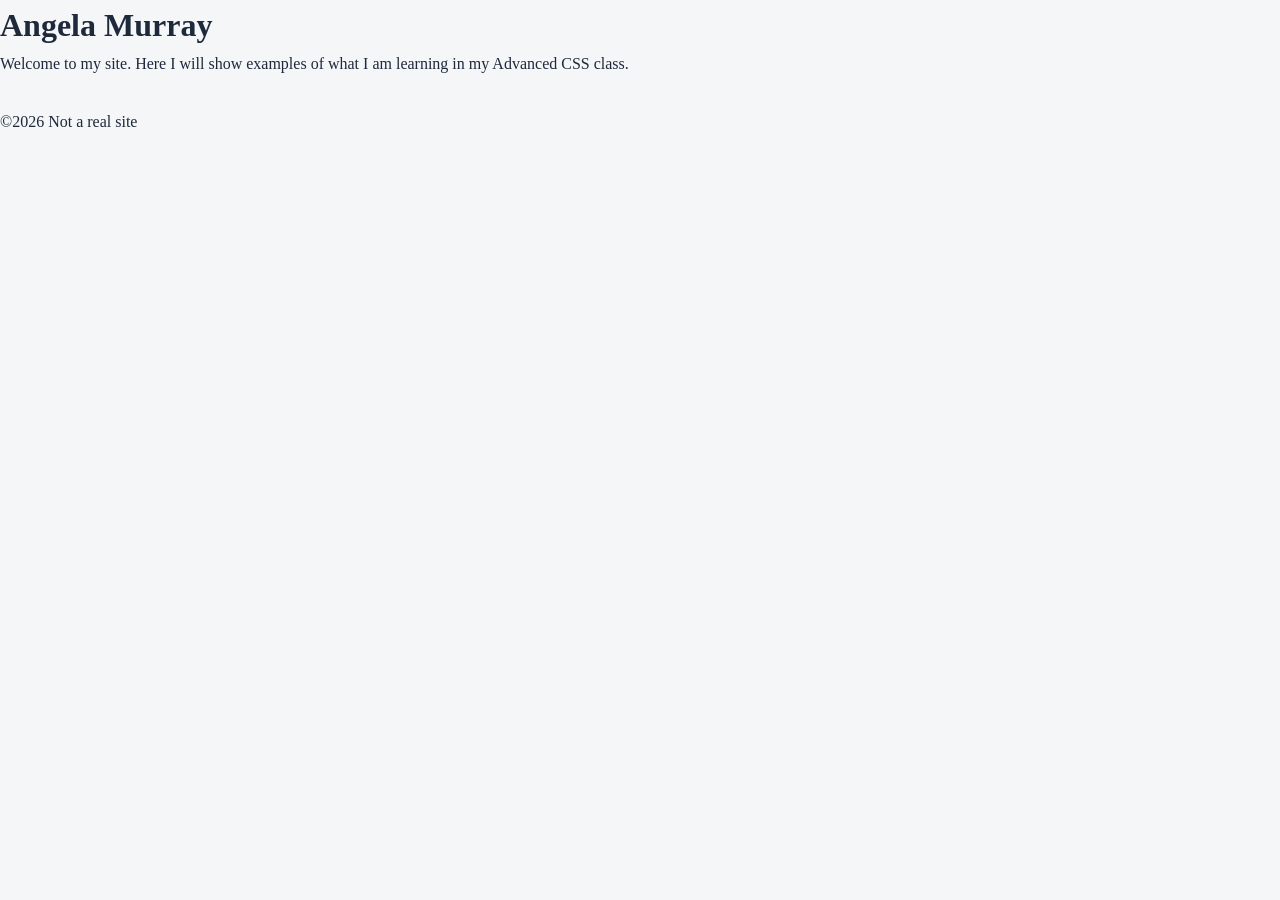
<file: Index.html>
<!DOCTYPE html>
<html lang="en">
<head>
    <meta charset="UTF-8">
    <meta name="viewport" content="width=device-width, initial-scale=1.0">
    <title>Document</title>
    <link rel="stylesheet" href="css/main.css">
</head>
<body>
    <header>
        <h1>Angela Murray</h1>
        <p>Welcome to my site. Here I will show examples of what I am learning in my Advanced CSS class.</p>
    </header>

    <footer>&copy;2026 Not a real site</footer>
</body> 

</html>
</file>
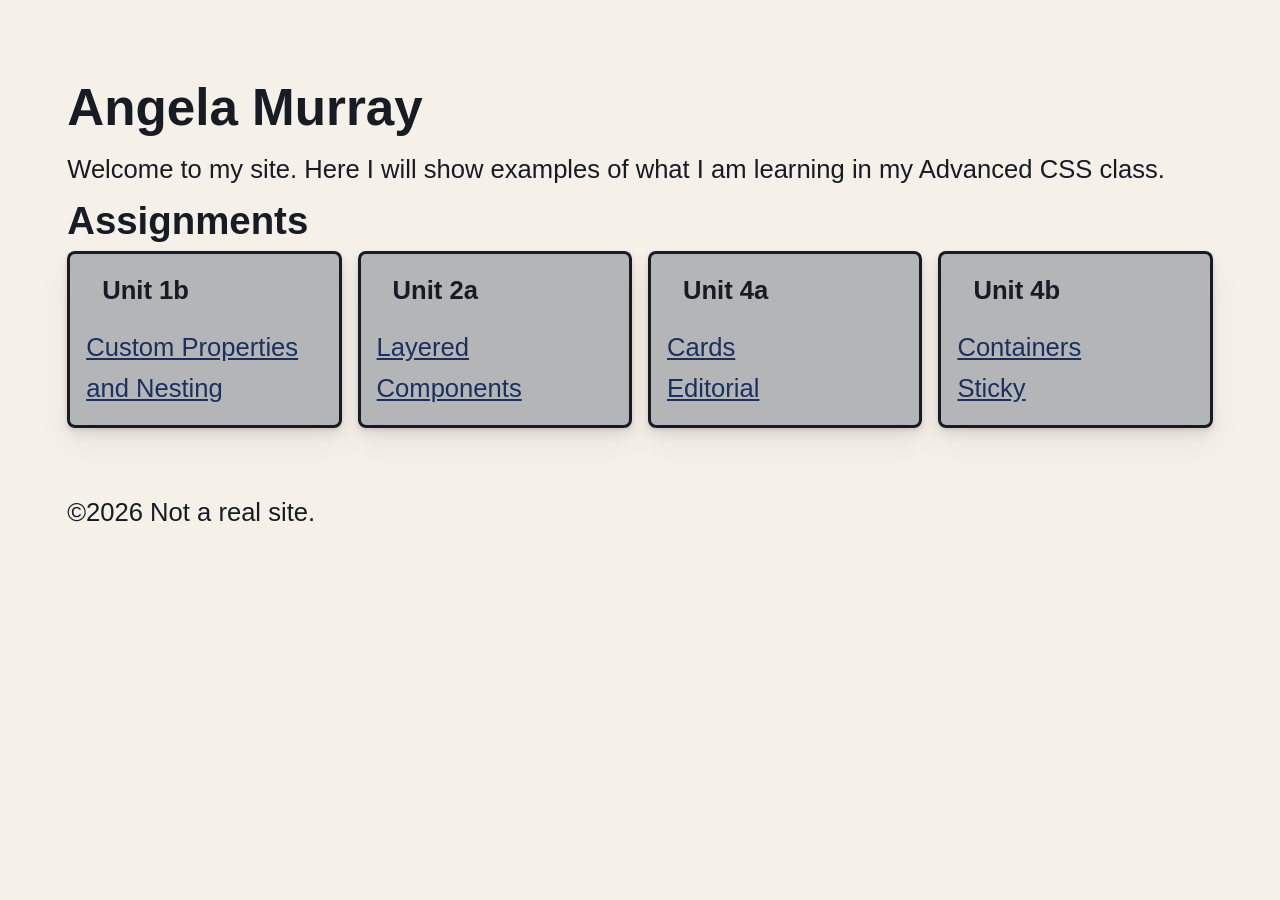
<file: index.html>
<!DOCTYPE html>
<html lang="en">
<head>
    <meta charset="UTF-8">
    <meta name="viewport" content="width=device-width, initial-scale=1.0">
    <title>Home</title>
    <link rel="stylesheet" href="css/main.css">
    <link rel="stylesheet" href="unit-1/custom-properties/styles.css">
</head>
<body>
    <header>
        <h1>Angela Murray</h1>
        <p>Welcome to my site. Here I will show examples of what I am learning in my Advanced CSS class.</p>
    </header>
    
    <main>
        <h2>Assignments</h2>
        <div class="card-grid">
        <div class="card">
            <ul>
                <h3>Unit 1b</h3>
                <li>
                    <a href="unit-1/custom-properties/index.html">
                        Custom Properties and Nesting
                    </a>
                </li>
            </ul>
        </div>
        <div class="card">
            <ul>
                <h3>Unit 2a</h3>
                <li>
                    <a href="unit-2/layered-components/index.html">
                        Layered Components
                    </a>
                </li>
            </ul>
        </div>
        <div class="card">
            <h3>Unit 4a</h3>
            <ul>
                <li>
                    <a href="unit-4/grid-layout/cards.html">Cards</a>
                </li>
                <li>
                    <a href="unit-4/grid-layout/editorial.html">Editorial</a>
                </li> 
            </ul>
        </div>
        <div class="card">
            <h3>Unit 4b</h3>
            <ul>
                <li>
                    <a href="unit-4/advanced/container-demo.html">Containers</a>
                </li>
                <li>
                    <a href="unit-4/advanced/sticky-demo.html">Sticky</a>
                </li>
                <li>
                    <a href="choose-topics/container-query-demo.html"></a>
                </li>
            </ul>
        </div>
        </div>
    </main>
    <footer>&copy;2026 Not a real site.</footer>
</body> 

</html>
</file>
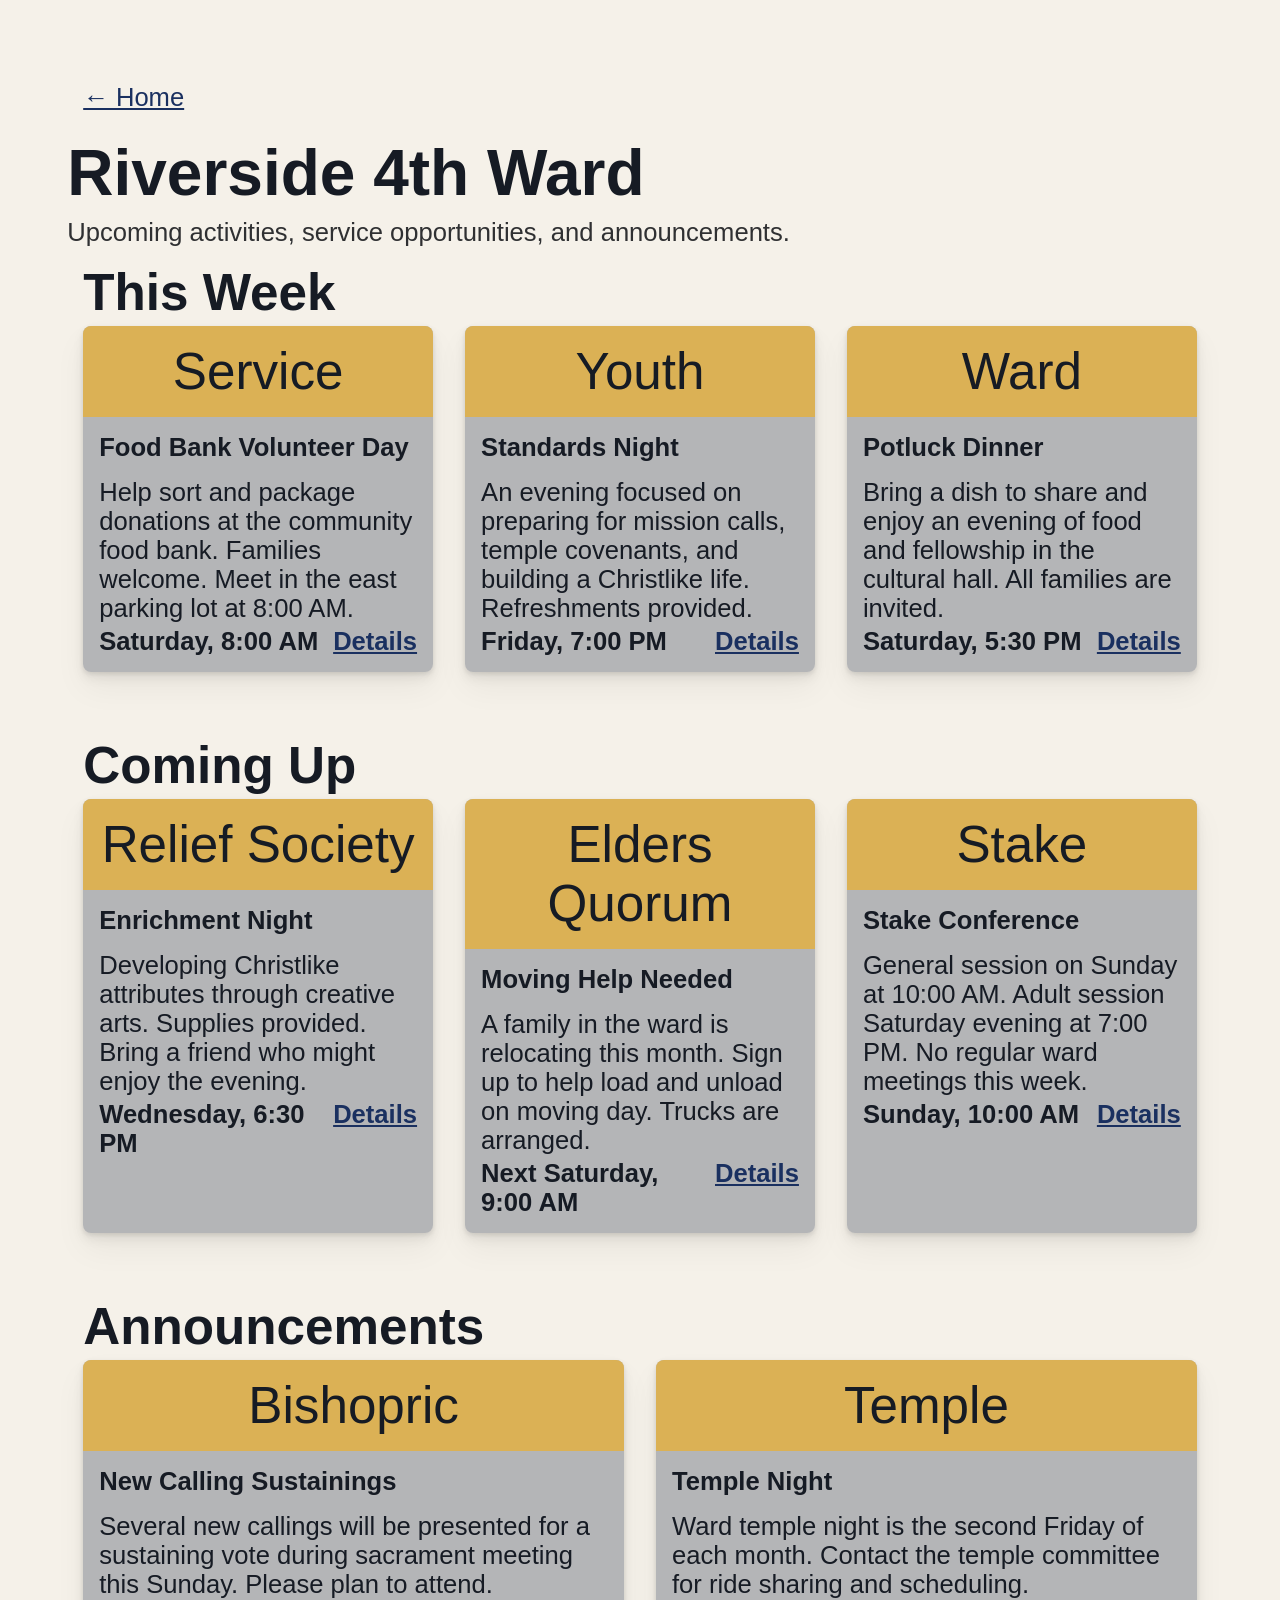
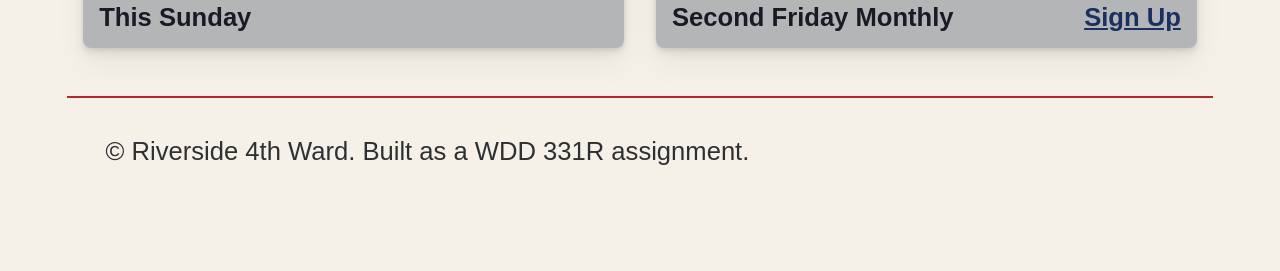
<file: unit-1/custom-properties/index.html>
<!DOCTYPE html>
<html lang="en">
<head>
    <meta charset="utf-8">
    <meta name="viewport" content="width=device-width, initial-scale=1.0">
    <title>Ward Activity Board</title>
    <link rel="stylesheet" href="styles.css">
</head>
<body>
    <nav class="site-nav">
        <a href="../../index.html">&larr; Home</a>
    </nav>

    <header class="board-header">
        <h1>Riverside 4th Ward</h1>
        <p>Upcoming activities, service opportunities, and announcements.</p>
    </header>

    <main>
        <section class="card-group">
            <h2>This Week</h2>
            <div class="cards">
                <article class="card">
                    <div class="card-tag">Service</div>
                    <h3>Food Bank Volunteer Day</h3>
                    <p>Help sort and package donations at the community food bank. Families welcome. Meet in the east parking lot at 8:00 AM.</p>
                    <div class="card-meta">
                        <span>Saturday, 8:00 AM</span>
                        <a href="#">Details</a>
                    </div>
                </article>
                <article class="card">
                    <div class="card-tag">Youth</div>
                    <h3>Standards Night</h3>
                    <p>An evening focused on preparing for mission calls, temple covenants, and building a Christlike life. Refreshments provided.</p>
                    <div class="card-meta">
                        <span>Friday, 7:00 PM</span>
                        <a href="#">Details</a>
                    </div>
                </article>
                <article class="card">
                    <div class="card-tag">Ward</div>
                    <h3>Potluck Dinner</h3>
                    <p>Bring a dish to share and enjoy an evening of food and fellowship in the cultural hall. All families are invited.</p>
                    <div class="card-meta">
                        <span>Saturday, 5:30 PM</span>
                        <a href="#">Details</a>
                    </div>
                </article>
            </div>
        </section>

        <section class="card-group">
            <h2>Coming Up</h2>
            <div class="cards">
                <article class="card">
                    <div class="card-tag">Relief Society</div>
                    <h3>Enrichment Night</h3>
                    <p>Developing Christlike attributes through creative arts. Supplies provided. Bring a friend who might enjoy the evening.</p>
                    <div class="card-meta">
                        <span>Wednesday, 6:30 PM</span>
                        <a href="#">Details</a>
                    </div>
                </article>
                <article class="card">
                    <div class="card-tag">Elders Quorum</div>
                    <h3>Moving Help Needed</h3>
                    <p>A family in the ward is relocating this month. Sign up to help load and unload on moving day. Trucks are arranged.</p>
                    <div class="card-meta">
                        <span>Next Saturday, 9:00 AM</span>
                        <a href="#">Details</a>
                    </div>
                </article>
                <article class="card">
                    <div class="card-tag">Stake</div>
                    <h3>Stake Conference</h3>
                    <p>General session on Sunday at 10:00 AM. Adult session Saturday evening at 7:00 PM. No regular ward meetings this week.</p>
                    <div class="card-meta">
                        <span>Sunday, 10:00 AM</span>
                        <a href="#">Details</a>
                    </div>
                </article>
            </div>
        </section>

        <section class="card-group">
            <h2>Announcements</h2>
            <div class="cards">
                <article class="card">
                    <div class="card-tag">Bishopric</div>
                    <h3>New Calling Sustainings</h3>
                    <p>Several new callings will be presented for a sustaining vote during sacrament meeting this Sunday. Please plan to attend.</p>
                    <div class="card-meta">
                        <span>This Sunday</span>
                    </div>
                </article>
                <article class="card">
                    <div class="card-tag">Temple</div>
                    <h3>Temple Night</h3>
                    <p>Ward temple night is the second Friday of each month. Contact the temple committee for ride sharing and scheduling.</p>
                    <div class="card-meta">
                        <span>Second Friday Monthly</span>
                        <a href="#">Sign Up</a>
                    </div>
                </article>
            </div>
        </section>
    </main>

    <footer class="board-footer">
        <p>&copy; Riverside 4th Ward. Built as a WDD 331R assignment.</p>
    </footer>
</body>
</html>
</file>
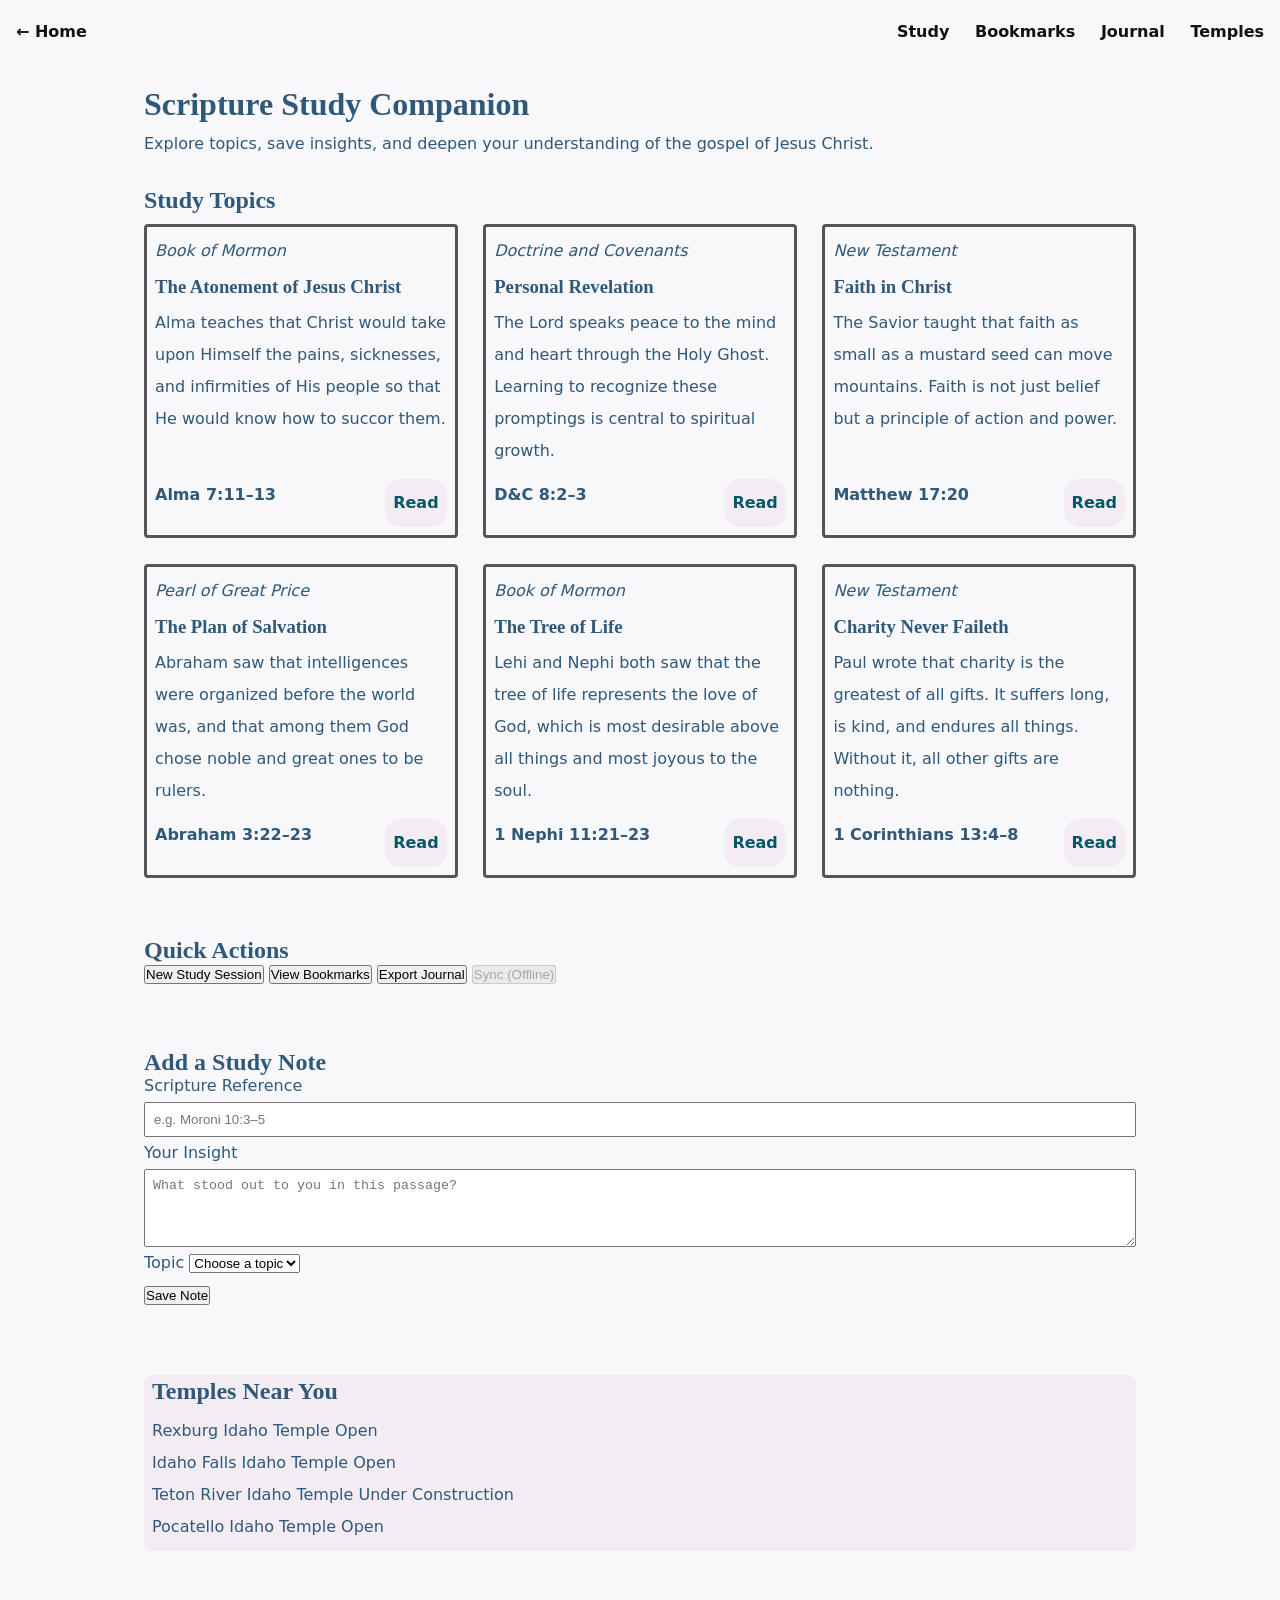
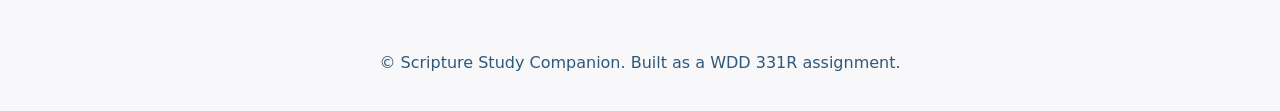
<file: unit-2/layered-components/index.html>
<!DOCTYPE html>
<html lang="en">
<head>
    <meta charset="utf-8">
    <meta name="viewport" content="width=device-width, initial-scale=1.0">
    <title>Scripture Study Companion</title>
    <link rel="stylesheet" href="css/main.css">
</head>
<body>
    <nav class="site-nav">
        <a href="../../index.html">&larr; Home</a>
        <ul>
            <li><a href="#" aria-current="page">Study</a></li>
            <li><a href="#">Bookmarks</a></li>
            <li><a href="#">Journal</a></li>
            <li><a href="#">Temples</a></li>
        </ul>
    </nav>

    <header class="page-header">
        <h1>Scripture Study Companion</h1>
        <p>Explore topics, save insights, and deepen your understanding of the gospel of Jesus Christ.</p>
    </header>

    <main>
        <section class="card-group">
            <h2>Study Topics</h2>
            <div class="cards">
                <article class="card">
                    <div class="card-tag">Book of Mormon</div>
                    <h3>The Atonement of Jesus Christ</h3>
                    <p>Alma teaches that Christ would take upon Himself the pains, sicknesses, and infirmities of His people so that He would know how to succor them.</p>
                    <div class="card-footer">
                        <span>Alma 7:11&ndash;13</span>
                        <a href="#">Read</a>
                    </div>
                </article>
                <article class="card">
                    <div class="card-tag">Doctrine and Covenants</div>
                    <h3>Personal Revelation</h3>
                    <p>The Lord speaks peace to the mind and heart through the Holy Ghost. Learning to recognize these promptings is central to spiritual growth.</p>
                    <div class="card-footer">
                        <span>D&amp;C 8:2&ndash;3</span>
                        <a href="#">Read</a>
                    </div>
                </article>
                <article class="card">
                    <div class="card-tag">New Testament</div>
                    <h3>Faith in Christ</h3>
                    <p>The Savior taught that faith as small as a mustard seed can move mountains. Faith is not just belief but a principle of action and power.</p>
                    <div class="card-footer">
                        <span>Matthew 17:20</span>
                        <a href="#">Read</a>
                    </div>
                </article>
                <article class="card">
                    <div class="card-tag">Pearl of Great Price</div>
                    <h3>The Plan of Salvation</h3>
                    <p>Abraham saw that intelligences were organized before the world was, and that among them God chose noble and great ones to be rulers.</p>
                    <div class="card-footer">
                        <span>Abraham 3:22&ndash;23</span>
                        <a href="#">Read</a>
                    </div>
                </article>
                <article class="card">
                    <div class="card-tag">Book of Mormon</div>
                    <h3>The Tree of Life</h3>
                    <p>Lehi and Nephi both saw that the tree of life represents the love of God, which is most desirable above all things and most joyous to the soul.</p>
                    <div class="card-footer">
                        <span>1 Nephi 11:21&ndash;23</span>
                        <a href="#">Read</a>
                    </div>
                </article>
                <article class="card">
                    <div class="card-tag">New Testament</div>
                    <h3>Charity Never Faileth</h3>
                    <p>Paul wrote that charity is the greatest of all gifts. It suffers long, is kind, and endures all things. Without it, all other gifts are nothing.</p>
                    <div class="card-footer">
                        <span>1 Corinthians 13:4&ndash;8</span>
                        <a href="#">Read</a>
                    </div>
                </article>
            </div>
        </section>

        <section class="actions">
            <h2>Quick Actions</h2>
            <div class="button-group">
                <button class="btn primary">New Study Session</button>
                <button class="btn secondary">View Bookmarks</button>
                <button class="btn secondary">Export Journal</button>
                <button class="btn primary" disabled>Sync (Offline)</button>
            </div>
        </section>

        <section class="study-note">
            <h2>Add a Study Note</h2>
            <form class="note-form">
                <div class="form-field">
                    <label for="reference">Scripture Reference</label>
                    <input type="text" id="reference" placeholder="e.g. Moroni 10:3&ndash;5">
                </div>
                <div class="form-field">
                    <label for="insight">Your Insight</label>
                    <textarea id="insight" rows="4" placeholder="What stood out to you in this passage?"></textarea>
                </div>
                <div class="form-field">
                    <label for="topic">Topic</label>
                    <select id="topic">
                        <option value="">Choose a topic</option>
                        <option value="faith">Faith</option>
                        <option value="repentance">Repentance</option>
                        <option value="charity">Charity</option>
                        <option value="obedience">Obedience</option>
                        <option value="prayer">Prayer</option>
                        <option value="service">Service</option>
                    </select>
                </div>
                <button type="submit" class="btn primary">Save Note</button>
            </form>
        </section>

        <section class="temple-list">
            <h2>Temples Near You</h2>
            <ul class="temples">
                <li>
                    <span class="temple-name">Rexburg Idaho Temple</span>
                    <span class="temple-status open">Open</span>
                </li>
                <li>
                    <span class="temple-name">Idaho Falls Idaho Temple</span>
                    <span class="temple-status open">Open</span>
                </li>
                <li>
                    <span class="temple-name">Teton River Idaho Temple</span>
                    <span class="temple-status construction">Under Construction</span>
                </li>
                <li>
                    <span class="temple-name">Pocatello Idaho Temple</span>
                    <span class="temple-status open">Open</span>
                </li>
            </ul>
        </section>
    </main>

    <footer class="page-footer">
        <p>&copy; Scripture Study Companion. Built as a WDD 331R assignment.</p>
    </footer>
</body>
</html>
</file>
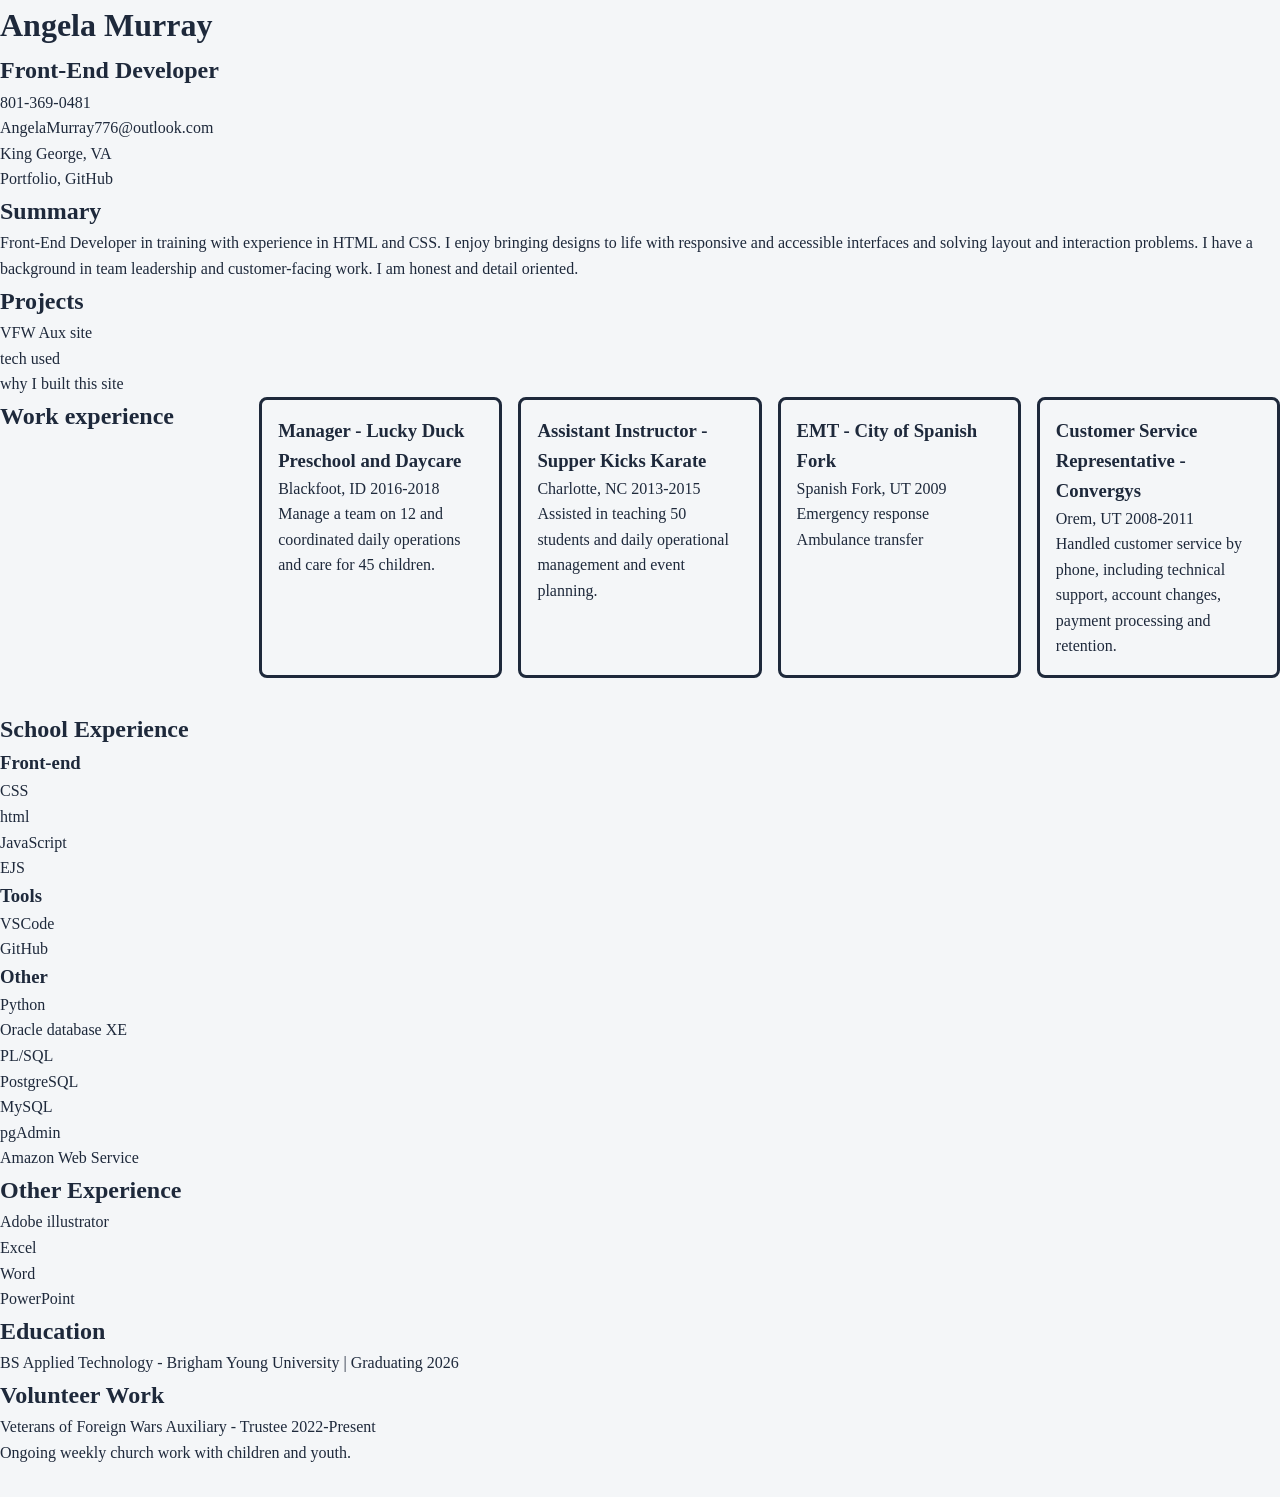
<file: resume.html>
<!DOCTYPE html>
<html lang="en">
<head>
    <meta charset="UTF-8">
    <meta name="viewport" content="width=device-width, initial-scale=1.0">
    <title>Resume</title>
    <link rel="stylesheet" href="css/main.css">
</head>
<body>
    <nav></nav>
    <header class="contact">
        <h1>Angela Murray</h1>
        <h2>Front-End Developer</h2>
            <ul>
                <li>801-369-0481</li>
                <li>AngelaMurray776@outlook.com</li>
                <li>King George, VA</li>
                <li>Portfolio, GitHub</li> <!--add links here-->
            </ul>
    </header>
    <main>
        <section>
            <h2>Summary</h2>
            <p>Front-End Developer in training with experience in HTML and CSS. I enjoy bringing designs to life with responsive and accessible interfaces and solving layout and interaction problems. I have a background in team leadership and customer-facing work. I am honest and detail oriented.</p>
        </section>
        <section>
            <h2>Projects</h2>
            <ul>
                <li>VFW Aux site</li> <!-- add link here-->
                <a href="http://#"></a>
                <li>tech used</li>
            </ul>
                <p>why I built this site</p>
        </section>        
        <section class="card-grid">
            <h2>Work experience</h2>
            <article class="card">
                <h3>Manager - Lucky Duck Preschool and Daycare</h3>
                <p>Blackfoot, ID 2016-2018</p>
                <p>Manage a team on 12 and coordinated daily operations and care for 45 children.</p>
                <!-- <ul>
                    <li>Responsibilities</li>
                    <li>Manage 12 employees</li>
                    <li>Care for 45 children ages 0 - 11</li>
                    <li>Accurate record keeping</li>
                    <li>Assigning tasks</li>
                    <li>Contact with parents</li>
                </ul> -->

            </article>
            <article class="card">
                <h3>Assistant Instructor - Supper Kicks Karate</h3>
                <p>Charlotte, NC 2013-2015</p>
                <p>Assisted in teaching 50 students and daily operational management and event planning.</p>
                <!-- <ul>
                    <li>Direct sales in varying environments</li>
                    <li>Assisted in teaching class of 50 students, adults and children.</li>
                    <li>Lead creation and calling</li>
                    <li>Motivational speaking</li>
                    <li>Event planning</li>
                    <li>One on one and group coaching</li>
                    <li>Business planning</li>
                </ul> -->
            </article>
            <article class="card">
                <h3>EMT - City of Spanish Fork</h3>
                <p>Spanish Fork, UT 2009</p>
                <ul>
                    <li>Emergency response</li>  
                    <li>Ambulance transfer</li>
                </ul>
            </article>
            <article class="card">
                <h3>Customer Service Representative - Convergys</h3>
                <p>Orem, UT 2008-2011</p>
                <p>Handled customer service by phone, including technical support, account changes, payment processing and retention.</p>
                <!-- <ul>
                    <li>Phone contact with customers</li>
                    <li>Data entry</li>
                    <li>Tech support</li>
                    <li>Customer retention</li>
                    <li>Upselling services</li>
                    <li>Billing questions</li>
                    <li>Payment processing</li>
                </ul> -->
            </article>            
        </section>
        <section>
            <h2>School Experience</h2>
            <h3>Front-end</h3>
            <ul>
                <li> CSS </li>
                <li> html </li>
                <li> JavaScript </li>
                <li> EJS </li>
            </ul>
            <h3>Tools</h3>
            <ul>
                <li> VSCode </li>
                <li> GitHub </li>
            </ul>
            <h3>Other</h3> 
            <ul>
                <li>Python </li>
                <li> Oracle database XE </li>
                <li> PL/SQL </li>
                <li> PostgreSQL </li>
                <li> MySQL </li>
                <li> pgAdmin </li>
                <li> Amazon Web Service </li>
            </ul>
        </section>
        <section>
            <h2>Other Experience</h2>
            <ul> 
                <li> Adobe illustrator  </li>               
                <li> Excel </li>
                <li> Word </li>
                <li> PowerPoint</li>
            </ul>
        </section>
        <section>
            <h2>Education</h2>
            <p>BS Applied Technology - Brigham Young University | Graduating 2026</p>
        </section>
        <section>
            <h2>Volunteer Work</h2>
            <ul>
                <li>Veterans of Foreign Wars Auxiliary  - Trustee 2022-Present</li>
                <li>Ongoing weekly church work with children and youth. </li>
                <!-- <li>Church - Advisor Girls ages 13-15, Current</li>
                <li>Church - Local Missionary 2025-2026</li>
                <li>Church - Teacher 11 Children ages 4-6, 2024-2026</li>
                <li>Church - Presidency  children ages 3-11, 2023</li>
                <li>Church - Teacher/Mentor Girls ages 16-18, 2021-2022</li> -->
            </ul>
        </section>
    </main>
    <footer></footer>
</body>
</html>
</file>
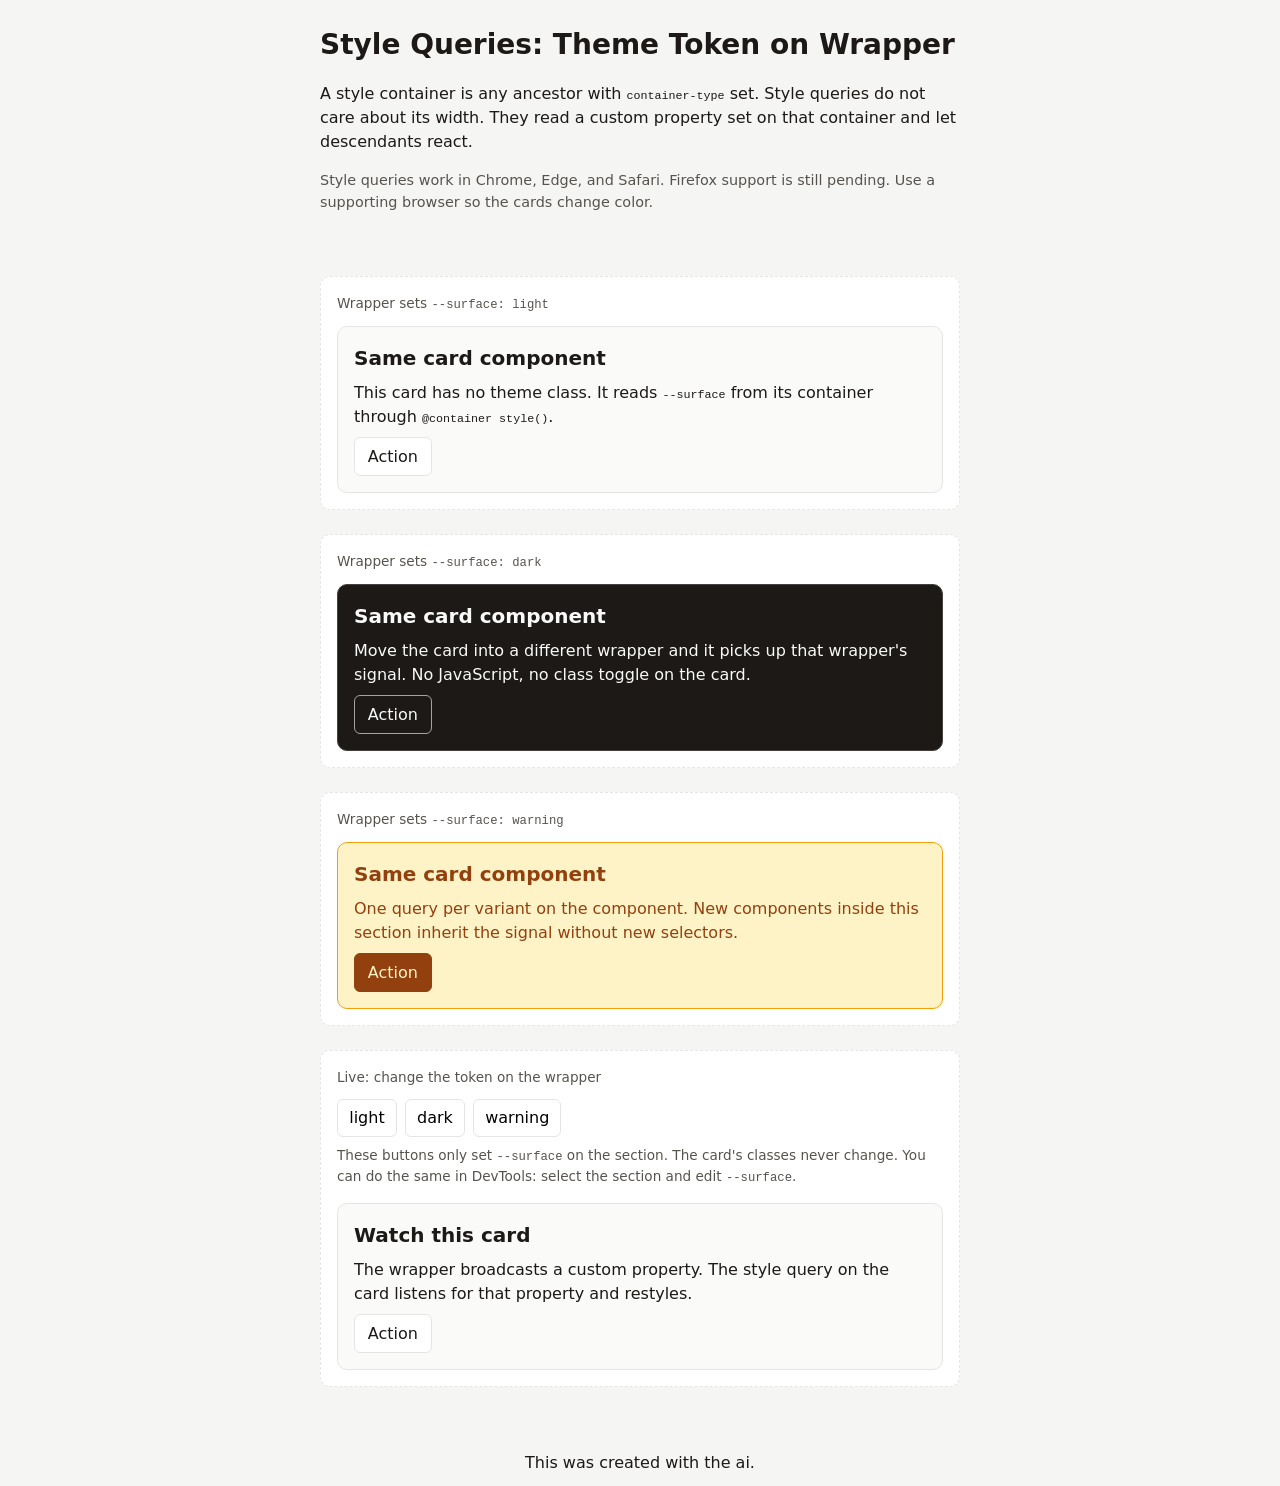
<file: choose-topics/container-query-demo.html>
<!-- DISCLAIMER: This was produced by GROK with the promp: Use the following to create html and css to demonstrate The style query @container style() syntax, what a style container is, and the theme token on wrapper pattern demonstrated with a live component reacting to a custom property signal.
 AND the contents of https://byui-cse.github.io/wdd331r-course/unit/4/learn/choose/cq-units.html -->
<!DOCTYPE html>
<html lang="en">
<head>
  <meta charset="UTF-8">
  <meta name="viewport" content="width=device-width, initial-scale=1.0">
  <title>Style Queries Demo</title>  
    <link rel="stylesheet" href="container-query-demo.css">
</head>
<body>
  <header class="page-header">
    <h1>Style Queries: Theme Token on Wrapper</h1>
    <p>
      A style container is any ancestor with <code>container-type</code> set.
      Style queries do not care about its width. They read a custom property
      set on that container and let descendants react.
    </p>
    <p class="note">
      Style queries work in Chrome, Edge, and Safari. Firefox support is still
      pending. Use a supporting browser so the cards change color.
    </p>
  </header>

  <main>
    <!-- Same component, three wrappers, three signals. No classes on the cards. -->
    <section class="surface" style="--surface: light">
      <p class="label">Wrapper sets <code>--surface: light</code></p>
      <article class="card">
        <h2 class="card-title">Same card component</h2>
        <p class="card-body">
          This card has no theme class. It reads <code>--surface</code> from
          its container through <code>@container style()</code>.
        </p>
        <button class="btn" type="button">Action</button>
      </article>
    </section>

    <section class="surface" style="--surface: dark">
      <p class="label">Wrapper sets <code>--surface: dark</code></p>
      <article class="card">
        <h2 class="card-title">Same card component</h2>
        <p class="card-body">
          Move the card into a different wrapper and it picks up that
          wrapper's signal. No JavaScript, no class toggle on the card.
        </p>
        <button class="btn" type="button">Action</button>
      </article>
    </section>

    <section class="surface" style="--surface: warning">
      <p class="label">Wrapper sets <code>--surface: warning</code></p>
      <article class="card">
        <h2 class="card-title">Same card component</h2>
        <p class="card-body">
          One query per variant on the component. New components inside this
          section inherit the signal without new selectors.
        </p>
        <button class="btn" type="button">Action</button>
      </article>
    </section>

    <!-- Live toggle: changes the custom property on the wrapper only -->
    <section class="live" id="live-section">
      <div class="live-controls">
        <p class="label">Live: change the token on the wrapper</p>
        <div class="switcher" role="group" aria-label="Surface signal">
          <button type="button" data-surface="light">light</button>
          <button type="button" data-surface="dark">dark</button>
          <button type="button" data-surface="warning">warning</button>
        </div>
        <p class="hint">
          These buttons only set <code>--surface</code> on the section.
          The card's classes never change. You can do the same in DevTools:
          select the section and edit <code>--surface</code>.
        </p>
      </div>
      <article class="card">
        <h2 class="card-title">Watch this card</h2>
        <p class="card-body">
          The wrapper broadcasts a custom property. The style query on the
          card listens for that property and restyles.
        </p>
        <button class="btn" type="button">Action</button>
      </article>
    </section>
  </main>
  <footer>
    <p>
      This was created with the ai.
    </p>
  </footer>
  <script>
    // Demo only: sets a custom property on the wrapper.
    // The card itself is never given a theme class.
    const live = document.getElementById("live-section");
    live.querySelectorAll("[data-surface]").forEach((btn) => {
      btn.addEventListener("click", () => {
        live.style.setProperty("--surface", btn.dataset.surface);
      });
    });
  </script>
</body>
</html>
</file>
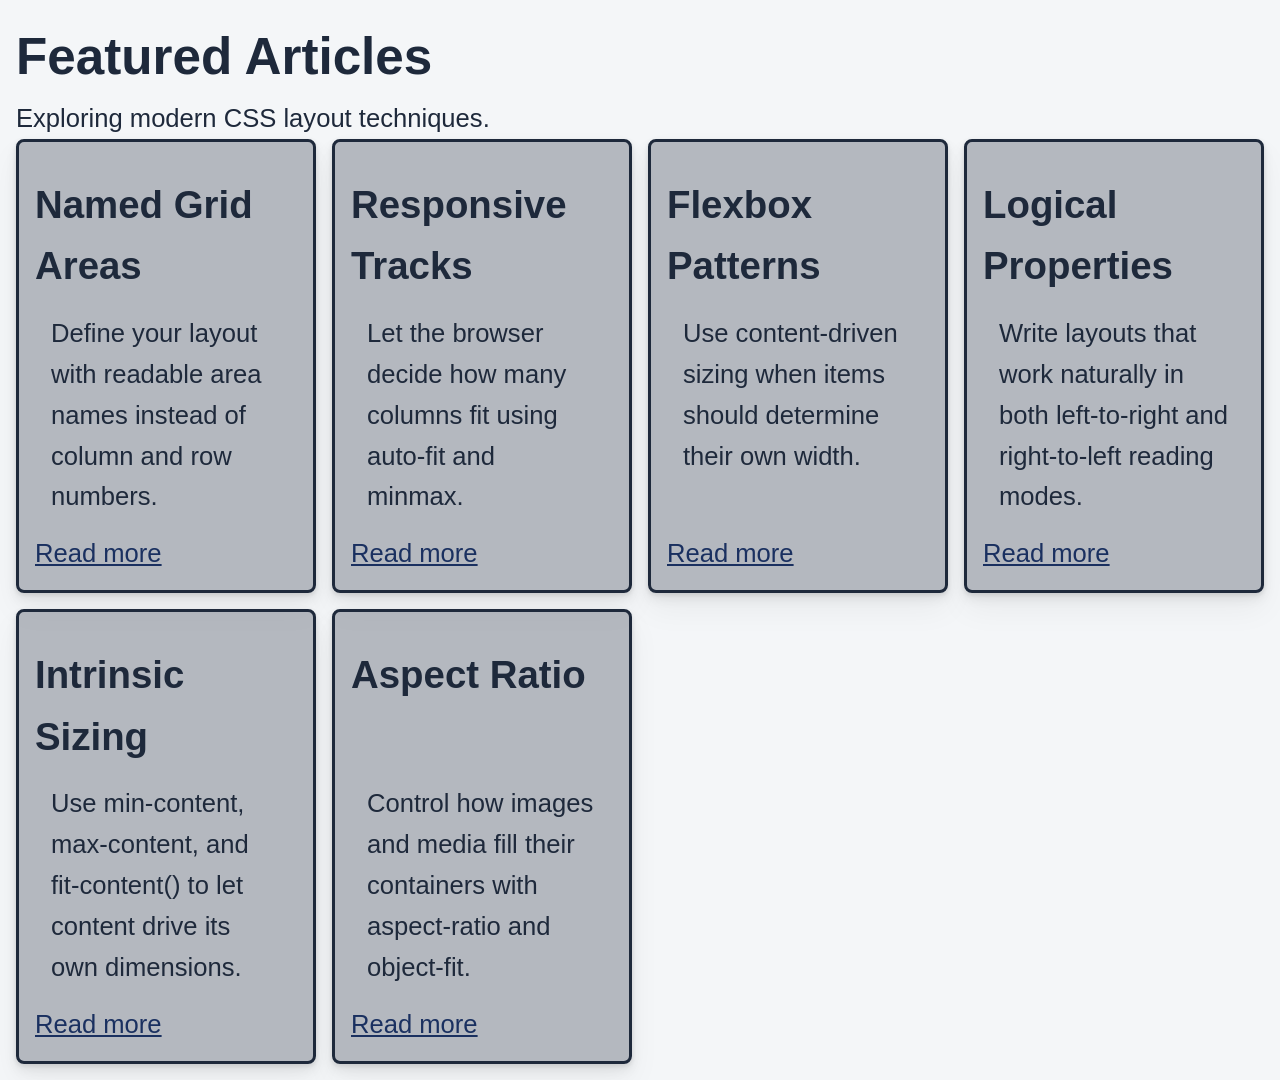
<file: unit-4/grid-layout/cards.html>
<!DOCTYPE html>
<html lang="en">
<head>
    <meta charset="UTF-8">
    <meta name="viewport" content="width=device-width, initial-scale=1.0">
    <title>Card Grid</title>
    <link rel="stylesheet" href="../../unit-1/custom-properties/styles.css">
    <link rel="stylesheet" href="../../css/main.css">
    <link rel="stylesheet" href="cards.css">
</head>
<body class="articles-page">

    <header>
        <h1>Featured Articles</h1>
        <p>Exploring modern CSS layout techniques.</p>
    </header>

    <main>
        <div class="card-grid">

            <article class="card">
                <div aria-hidden="true"></div>
                <div>
                    <h2>Named Grid Areas</h2>
                    <p>
                        Define your layout with readable area names instead of
                        column and row numbers.
                    </p>
                    <a href="#">Read more</a>
                </div>
            </article>

            <article class="card">
                <div aria-hidden="true"></div>
                <div>
                    <h2>Responsive Tracks</h2>
                    <p>
                        Let the browser decide how many columns fit using
                        auto-fit and minmax.
                    </p>
                    <a href="#">Read more</a>
                </div>
            </article>

            <article class="card">
                <div aria-hidden="true"></div>
                <div>
                    <h2>Flexbox Patterns</h2>
                    <p>
                        Use content-driven sizing when items should determine
                        their own width.
                    </p>
                    <a href="#">Read more</a>
                </div>
            </article>

            <article class="card">
                <div aria-hidden="true"></div>
                <div>
                    <h2>Logical Properties</h2>
                    <p>
                        Write layouts that work naturally in both
                        left-to-right and right-to-left reading modes.
                    </p>
                    <a href="#">Read more</a>
                </div>
            </article>

            <article class="card">
                <div aria-hidden="true"></div>
                <div>
                    <h2>Intrinsic Sizing</h2>
                    <p>
                        Use min-content, max-content, and fit-content()
                        to let content drive its own dimensions.
                    </p>
                    <a href="#">Read more</a>
                </div>
            </article>

            <article class="card">
                <div aria-hidden="true"></div>
                <div>
                    <h2>Aspect Ratio</h2>
                    <p>
                        Control how images and media fill their containers
                        with aspect-ratio and object-fit.
                    </p>
                    <a href="#">Read more</a>
                </div>
            </article>

        </div>
    </main>

</body>
</html>
</file>
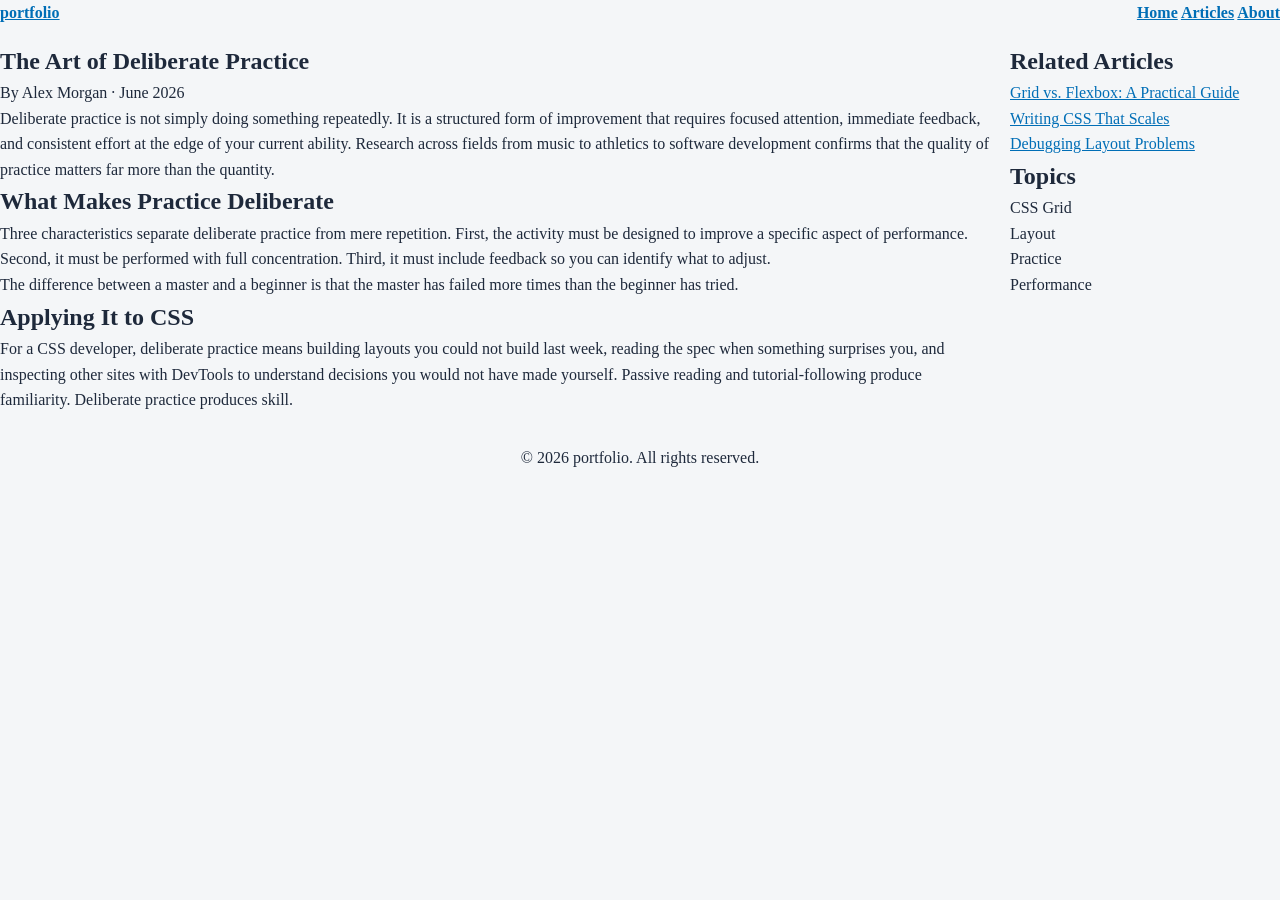
<file: unit-4/grid-layout/editorial.html>
<!DOCTYPE html>
<html lang="en">
<head>
    <meta charset="UTF-8">
    <meta name="viewport" content="width=device-width, initial-scale=1.0">
    <title>Editorial Layout</title>
    <link rel="stylesheet" href="../../css/main.css">
    <link rel="stylesheet" href="editorial.css">
</head>
<body class="editorial-page">

    <header>
        <a href="/">portfolio</a>
        <nav>
            <a href="#">Home</a>
            <a href="#">Articles</a>
            <a href="#">About</a>
        </nav>
    </header>

    <div class="layout">

        <main>
            <article>
                <h1>The Art of Deliberate Practice</h1>
                <p class="byline">By Alex Morgan &middot; June 2026</p>
                <p>
                    Deliberate practice is not simply doing something repeatedly. It is a
                    structured form of improvement that requires focused attention, immediate
                    feedback, and consistent effort at the edge of your current ability.
                    Research across fields from music to athletics to software development
                    confirms that the quality of practice matters far more than the quantity.
                </p>
                <h2>What Makes Practice Deliberate</h2>
                <p>
                    Three characteristics separate deliberate practice from mere repetition.
                    First, the activity must be designed to improve a specific aspect of
                    performance. Second, it must be performed with full concentration. Third,
                    it must include feedback so you can identify what to adjust.
                </p>
                <blockquote>
                    <p>
                        The difference between a master and a beginner is that the master
                        has failed more times than the beginner has tried.
                    </p>
                </blockquote>
                <h2>Applying It to CSS</h2>
                <p>
                    For a CSS developer, deliberate practice means building layouts you
                    could not build last week, reading the spec when something surprises you,
                    and inspecting other sites with DevTools to understand decisions you
                    would not have made yourself. Passive reading and tutorial-following
                    produce familiarity. Deliberate practice produces skill.
                </p>
            </article>
        </main>

        <aside>
            <section>
                <h2>Related Articles</h2>
                <ul>
                    <li><a href="#">Grid vs. Flexbox: A Practical Guide</a></li>
                    <li><a href="#">Writing CSS That Scales</a></li>
                    <li><a href="#">Debugging Layout Problems</a></li>
                </ul>
            </section>
            <section>
                <h2>Topics</h2>
                <ul class="tags">
                    <li>CSS Grid</li>
                    <li>Layout</li>
                    <li>Practice</li>
                    <li>Performance</li>
                </ul>
            </section>
        </aside>

    </div>

    <footer>
        <p>&copy; 2026 portfolio. All rights reserved.</p>
    </footer>

</body>
<!-- code provided from: https://byui-cse.github.io/wdd331r-course/unit/4/prove/grid-layouts-prove.html -->
</html>
</file>
<file: css/main.css>
*,
*::before,
*::after {
  box-sizing: border-box;
  margin: 0;
  padding: 0;
}

:root {
  --color-bg: #f4f6f8;
  --color-text: #1e293b;
  --color-primary: #006eb6;
  --color-primary-hover: #004f7f;
  /* --space-sm: 0.5rem;
  --space-md: 1rem;
  --space-lg: 2rem;
  --font-body: system-ui, sans-serif; */
}

body {
  font-family: var(--font-body);
  color: var(--color-text);
  background-color: var(--color-bg);
  line-height: 1.6;
  padding: var(--space-lg);
}

a {
  color: var(--color-primary);
}

a:hover {
  color: var(--color-primary-hover);
}
footer {
  margin-top: 2rem;
}

/* change this to use tokens */

.card-grid {
  display: grid;
  grid-template-columns: repeat(auto-fit, minmax(min(240px, 100%), 1fr));
  grid-template-rows: auto 1fr auto;
  gap: 1rem;
  /* align-items: stretch; */
}

.card {
  padding: 1rem;
  border: solid;
  border-radius: 0.5rem;
  gap: 1rem;
}

ul {
  list-style: none;
}

/* Layer declaration: controls cascade order */
@layer tokens, base, layout, components, utilities;

/* Tokens */
@import url('tokens/colors.css') layer(tokens);
@import url('tokens/variables.css') layer(tokens);

/* Base */
@import url('base/reset.css') layer(base);
@import url('base/elements.css') layer(base);

/* Layout */
@import url('layout/primary.css') layer(layout);

/* Components */
@import url('components/card.css') layer(components);

/* Utilities */
@import url('utilities/utilities.css') layer(utilities);

/* ***What each css file holds*** */
/* tokens/ holds custom properties. Every design decision that other files reference (colors, spacing, radii, font stacks, shadows) is defined here.

The tokens/ directory holds two files. colors.css is dedicated to color values. variables.css holds everything else: spacing, border radii, font families, font sizes, shadows, transitions, and any other design decision you want to centralize.

base/ holds your CSS reset and bare element styles. These rules use tag selectors (body, a, h1) and set the baseline appearance before any classes are involved.

layout/ holds structural rules for the page skeleton: the overall grid, content widths, header and footer positioning. Layout classes handle composition without caring what component sits inside them.

components/ holds the styled UI pieces: cards, buttons, navigation, forms. Because tokens and base styles do most of the heavy lifting, component files tend to be lightweight.

utilities/ holds small, single-purpose helper classes like .visually-hidden or .text-center. They live in the last named layer so they win by layer order without needing !important. */
</file>
<file: unit-1/custom-properties/styles.css>
/* ========================================
   TOKENS
   Define your design decisions here.
   Everything else in this file should
   reference these tokens with var().
   ======================================== */
:root {
  /* Colors: at least primary, background, text, accent */
  --color-primary: oklch(0.95 0.03 264);
  --color-bg: oklch(0.96 0.012 85);
  --color-accent-primary: oklch(0.5 0.17 25);
  --color-accent-secondary: oklch(0.78 0.12 85);

  --color-link: oklch(0.32 0.09 264);
  --color-hover: var(--color-accent-primary);
  --color-text: oklch(0.22 0.02 264);
  --color-text-mute: oklch(30.894% 0.00387 264.577);
  --color-text-tag: oklch(22.128% 0.01927 262.11 / 0.403);

  --color-card-bg: oklch(55.11% 0.02007 264.426 / 0.474);
  --color-button: oklch(0.32 0.09 264);

  --shadow:
    0 2px 4px oklch(0.2 0 0 / 0.1), 0 6px 12px oklch(0.2 0 0 / 0.07),
    0 16px 32px oklch(0.2 0 0 / 0.05);

  /* Spacing: at least sm, md, lg */
  --spacing-xs: 4px;
  --spacing-sm: 8px;
  --spacing-md: 16px;
  --spacing-lg: 24px;
  --spacing-xl: 32px;

  /* Typography: font family, base size */
  --font-body: sans-serif;
  --font-heading: Georgia, serif;

  --font-size-sm: clamp(1rem, 2vw, 2.1rem);
  --font-size-md: clamp(1.6rem, 4vw, 3.2rem);
  --font-size-lg: clamp(2.4rem, 5vw, 4.8rem);

  --heading: clamp(2rem, 4vw, 3.2rem);

  --padding-xs: clamp(0.5rem, 1.5vw, 1rem);
  --padding-sm: clamp(1.2rem, 3vw, 3rem);
  --padding-md: clamp(1.6rem, 4vw, 4rem);

  --text-base: 1rem;
  --text-lg: 1.25rem;
  --text-xl: 1.75rem;

  /* Borders: radius */
  --border-radius: 8px;
}

/* ========================================
   RESET
   A minimal reset so you start clean.
   ======================================== */
*,
*::before,
*::after {
  box-sizing: border-box;
  margin: 0;
  padding: 0;
}

/* ========================================
   BASE STYLES
   Style the body, links, and any raw
   HTML elements here. Use nesting.
   ======================================== */
body {
  /* font family, color, background, line-height, padding */
  /* Use clamp() for padding to make it fluid. */
  font-family: var(--font-body);
  font-size: var(--font-size-sm);
  color: var(--color-text);
  background-color: var(--color-bg);
  padding: var(--padding-md);
  margin: var(--spacing-md);

  a {
    /* link color from tokens */
    color: var(--color-link);
    &:hover {
      color: var(--color-hover);
    }
  }
}

/* ========================================
   NAVIGATION
   Style .site-nav so students can get
   back to the homepage.
   ======================================== */
.site-nav {
  /* padding, margin-bottom */
  padding: var(--padding-xs);
  margin-bottom: var(--spacing-sm);
}

/* ========================================
   BOARD HEADER
   Style the page header area.
   ======================================== */
.board-header {
  /* text alignment, margin, padding */
  /* Use clamp() for the h1 font size. */

  h1 {
    /* fluid font size */
    font-size: var(--font-size-lg);
  }

  p {
    /* muted text color, spacing */
    color: var(--color-text-mute);
    margin-top: var(--spacing-sm);
  }
}

/* ========================================
   CARD GROUP
   Each section of cards (This Week,
   Coming Up, Announcements).
   ======================================== */
.card-group {
  margin-bottom: var(--spacing-xl);
  padding: var(--spacing-md);

  h2 {
    /* section heading styles */
    font-size: var(--font-size-md);
    margin-bottom: var(--spacing-xs);
  }
}

/* ========================================
   CARDS GRID
   Layout the .cards container as a
   responsive grid or flex layout.
   ======================================== */
.cards {
  /* display, gap (use calc to derive from a token), columns */
  display: grid;
  gap: calc(var(--spacing-md) * 2);
  /* grid-template-columns: repeat(3, 1fr); */
  grid-template-columns: repeat(auto-fit, minmax(250px, 1fr));
  padding-top: 0;
}

/* ========================================
   INDIVIDUAL CARD
   Style each .card article. This is where
   most of your nesting will happen.
   ======================================== */
.card {
  /* background, padding, border-radius, shadow */
  /* Use a var() with a fallback value here. */
  color: var(--color-text);
  background-color: var(--color-card-bg);
  border-radius: var(--border-radius);
  padding-top: 0;
  box-shadow: var(--shadow);

  .card-tag {
    /* small label: font-size, padding, background, border-radius */
    font-size: var(--font-size-md);
    background-color: var(--color-accent-secondary);
    border-top-left-radius: var(--border-radius);
    border-top-right-radius: var(--border-radius);
    text-align: center;
    padding: 1rem;
  }

  h3 {
    /* card title styles */
    font-size: var(--font-size-sm);
    padding: var(--padding-xs);
  }

  p {
    /* card body text */
    font-size: var(--font-size-sm);

    padding-left: var(--padding-xs);
    padding-right: var(--padding-xs);
  }

  .card-meta {
    /* bottom row: flexbox with space-between */
    /* style the span and link inside here with nesting */

    display: flex;
    justify-content: space-between;
    margin-top: var(--spacing-xs);
    margin-bottom: var(--spacing-md);
    padding-left: var(--padding-xs);
    padding-right: var(--padding-xs);

    span {
      align-self: center;
      font-weight: bolder;
    }

    a {
      font-weight: bold;
    }
  }
}

/* ========================================
   FOOTER
   Style the .board-footer at the bottom.
   ======================================== */
.board-footer {
  /* text alignment, padding, muted color, top border */
  text-align: left;
  padding: var(--padding-sm);
  color: var(--color-text-mute);
  background-color: var(--color-bg);
  border-top: 2px solid var(--color-accent-primary);
}
</file>
<file: unit-2/layered-components/css/main.css>
@layer tokens, base, layout, components, utilities;

@import url('tokens/colors.css') layer(tokens);
@import url('tokens/variables.css') layer(tokens);

@import url('base/reset.css') layer(base);
@import url('base/elements.css') layer(base);

@import url('layout/primary.css') layer(layout);

@import url('components/cards.css') layer(components);
@import url('components/buttons.css') layer(components);
@import url('components/forms.css') layer(components);
@import url('components/nav.css') layer(components);
@import url('components/temples.css') layer(components);

@import url('utilities/utilities.css') layer(utilities);
</file>
<file: choose-topics/container-query-demo.css>
/*<!-- DISCLAIMER: This was produced by GROK with the promp: Use the following to create html and css to demonstrate The style query @container style() syntax, what a style container is, and the theme token on wrapper pattern demonstrated with a live component reacting to a custom property signal.
 AND the contents of https://byui-cse.github.io/wdd331r-course/unit/4/learn/choose/cq-units.html -->*/
/* ============================================
   Tokens
   ============================================ */
:root {
  --color-text: #1c1917;
  --color-text-muted: #57534e;
  --color-surface: #fafaf9;
  --color-surface-inverted: #1c1917;
  --color-text-inverted: #fafaf9;
  --color-border: #e7e5e4;
  --color-warning-bg: #fef3c7;
  --color-warning-fg: #92400e;
  --color-warning-border: #f59e0b;
  --font: system-ui, sans-serif;
  --space: 1rem;
  --radius: 10px;
}

/* ============================================
   Page
   ============================================ */
body {
  margin: 0;
  font-family: var(--font);
  color: var(--color-text);
  background: #f5f5f4;
  line-height: 1.5;
}

.page-header,
main {
  max-width: 40rem;
  margin-inline: auto;
  padding: 1.5rem;
}

.page-header h1 {
  margin: 0 0 0.5rem;
  font-size: 1.75rem;
}

.note {
  font-size: 0.9rem;
  color: var(--color-text-muted);
}

code {
  font-size: 0.9em;
}

/* ============================================
   Style container
   A style container is an element with container-type.
   Any type qualifies for style queries. inline-size is
   the usual choice because it also enables size queries
   and cqi if you add them later.
   The theme token (--surface) is set on the wrapper,
   not on the card.
   ============================================ */
.surface,
.live {
  container-type: inline-size;
  container-name: surface;
  margin-bottom: 1.5rem;
  padding: 1rem;
  border: 1px dashed var(--color-border);
  border-radius: var(--radius);
  background: white;
}

/* Default signal if none is set inline */
.surface,
.live {
  --surface: light;
}

.label,
.hint {
  margin: 0 0 0.75rem;
  font-size: 0.85rem;
  color: var(--color-text-muted);
}

/* ============================================
   Component: default (light) look
   No theme class. Layout only.
   ============================================ */
.card {
  display: grid;
  gap: 0.5rem;
  padding: 1rem;
  border: 1px solid var(--color-border);
  border-radius: var(--radius);
  background: var(--color-surface);
  color: var(--color-text);
}

.card-title {
  margin: 0;
  font-size: 1.25rem;
}

.card-body {
  margin: 0;
}

.btn {
  justify-self: start;
  padding: 0.4rem 0.8rem;
  border: 1px solid var(--color-border);
  border-radius: 6px;
  background: white;
  color: var(--color-text);
  font: inherit;
  cursor: pointer;
}

/* ============================================
   Style queries
   @container style(--surface: ...) reads the custom
   property on the container. The card does not know
   which section it is in.
   ============================================ */
@container surface style(--surface: dark) {
  .card {
    background: var(--color-surface-inverted);
    color: var(--color-text-inverted);
    border-color: #44403c;
  }

  .btn {
    background: transparent;
    color: var(--color-text-inverted);
    border-color: #a8a29e;
  }
}

@container surface style(--surface: warning) {
  .card {
    background: var(--color-warning-bg);
    color: var(--color-warning-fg);
    border-color: var(--color-warning-border);
  }

  .btn {
    background: var(--color-warning-fg);
    color: var(--color-warning-bg);
    border-color: var(--color-warning-fg);
  }
}

/* ============================================
   Live switcher (demo chrome only)
   Sets --surface on the wrapper. Does not add
   a class to .card.
   ============================================ */
.live-controls {
  margin-bottom: 1rem;
}

.switcher {
  display: flex;
  gap: 0.5rem;
  margin-bottom: 0.5rem;
}

.switcher button {
  padding: 0.35rem 0.7rem;
  border: 1px solid var(--color-border);
  border-radius: 6px;
  background: white;
  font: inherit;
  cursor: pointer;
}

.switcher button:hover {
  border-color: #a8a29e;
}

footer {
  text-align: center;
}
</file>
<file: unit-4/grid-layout/cards.css>
.articles-page {
  /* ***With named grid lines*** */

  /* .card-grid {
    display: grid;
    grid-template-columns: repeat(auto-fit, minmax(min(240px, 100%), 1fr));
    gap: 1rem;
  }

  .card {
    display: grid;
    grid-template-rows:
      [img-start] 50px
      [img-end header-start] auto
      [header-end main-start] 1fr
      [main-end link-start] auto
      [link-end];

    div {
      display: contents;
    }
    h2 {
      grid-row: header-start / header-end;
      align-self: start;
    }
    > div[aria-hidden='true'] {
      display: block;
      grid-row: img-start / img-end;
    }
    p {
      grid-row: main-start / main-end;
    }

    a {
      grid-row: link-start / link-end;
      align-self: end;
    }
  } */

  /* ***With subgrid*** */

  /* .card-grid {
    display: grid;
    grid-template-columns: repeat(auto-fit, minmax(min(240px, 100%), 1fr));
    grid-template-rows: auto 1fr auto;
    gap: 1rem;
    align-items: stretch;
  }

  .card {
    grid-row: span 4;
    display: grid;
    grid-template-rows: subgrid;
    gap: 0.75rem;
  }
  div {
    display: contents;
  } */

  /* ***With @support *** */
  .card-grid {
    display: grid;
    grid-template-columns: repeat(auto-fit, minmax(min(240px, 100%), 1fr));
    gap: 1rem;
    align-items: stretch;
  }

  .card {
    display: grid;
    grid-template-rows: auto 1fr auto;
    > div:not([aria-hidden='true']) {
      display: contents;
    }
  }

  @supports (grid-template-rows: subgrid) {
    .card-grid {
      grid-template-rows: auto auto 1fr auto;
      align-items: stretch;
    }

    .card {
      grid-row: span 4;
      display: grid;
      grid-template-rows: subgrid;
    }
  }
}
</file>
<file: unit-4/grid-layout/editorial.css>
.editorial-page {
  header {
    display: flex;
    flex-direction: row;
    justify-content: space-between;
    font-weight: bold;
    margin-bottom: 1rem;
  }

  footer {
    text-align: center;
  }

  .layout {
    display: grid;
    grid-template-columns: auto 270px;
    grid-template-areas: 'content aside ';
    gap: 1rem;

    main {
      grid-area: content;
    }

    .aside {
      grid-area: aside;
    }
  }
  @media (max-width: 400px) {
    .layout {
      grid-template-columns: 1fr;
      grid-template-areas: 'content' 'aside';
      gap: 1rem;
    }
  }
}
</file>
